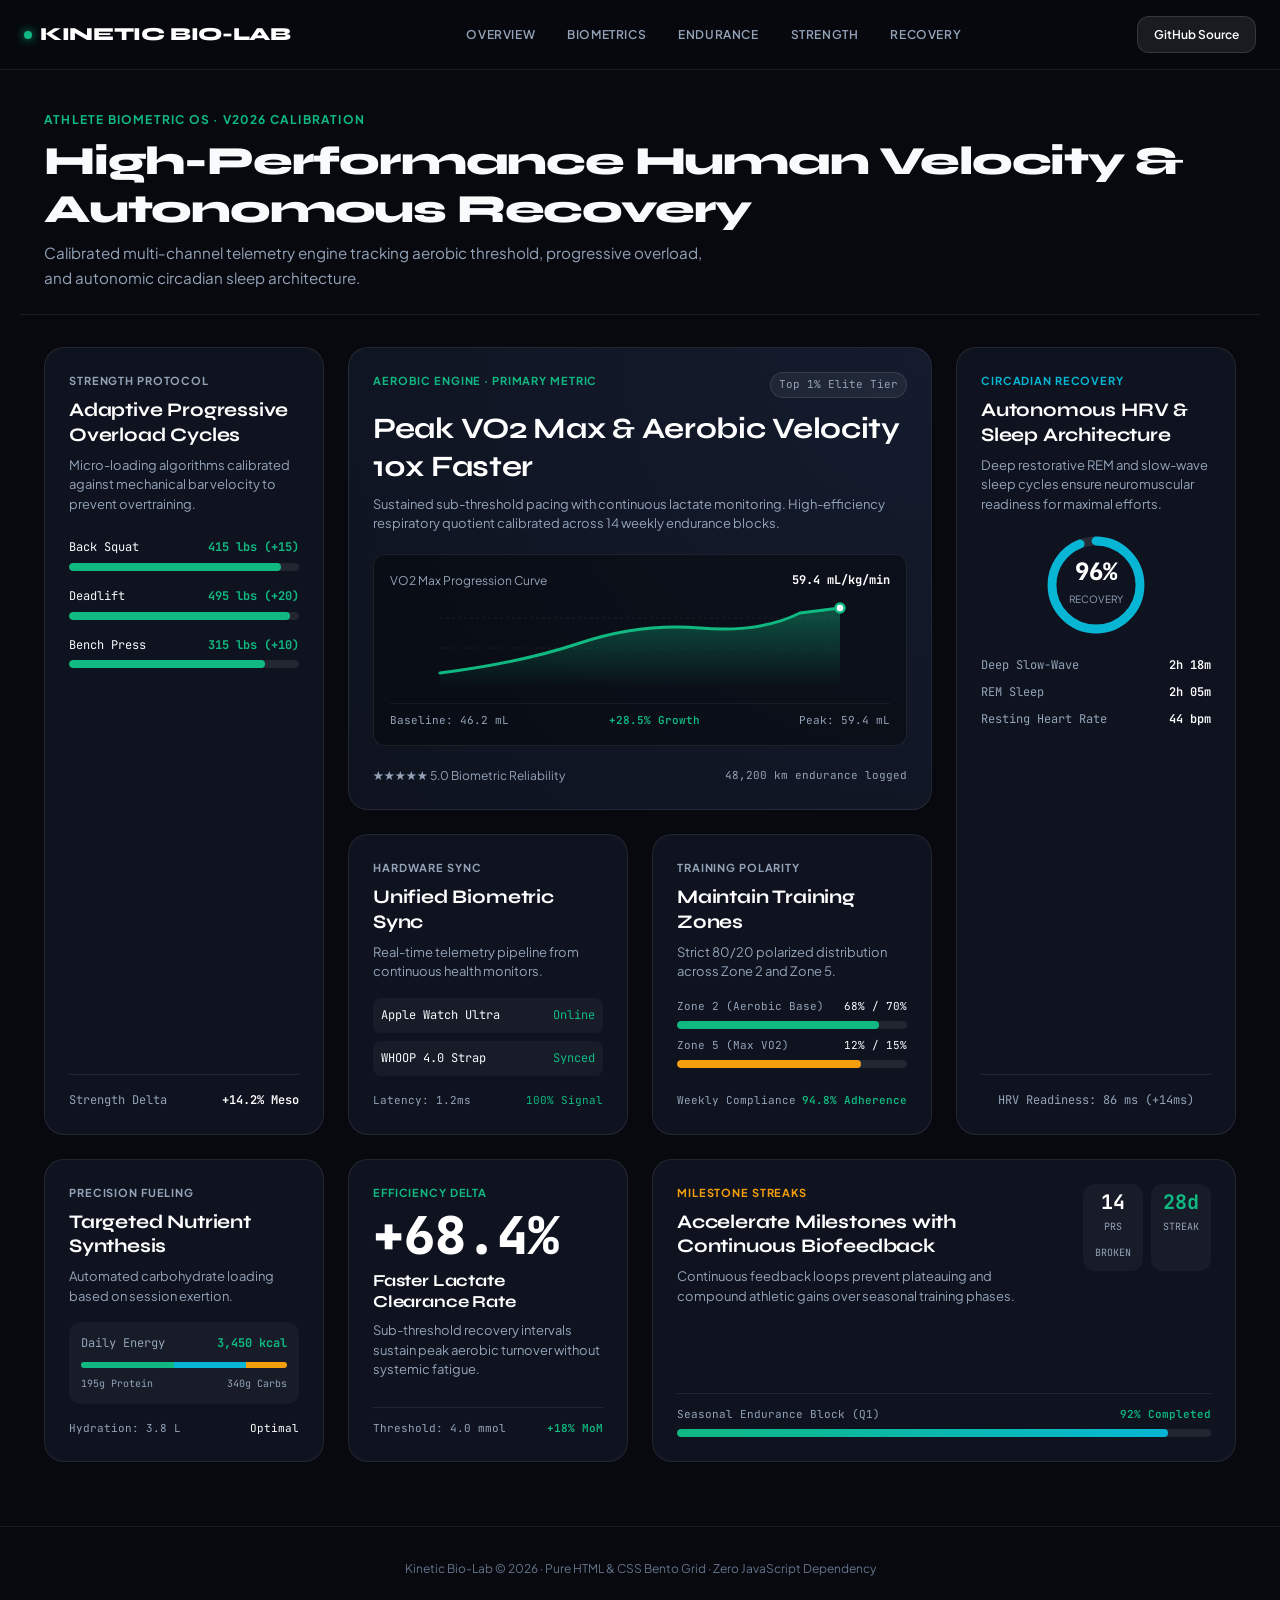
<file: standalone.html>
<!DOCTYPE html>
<html lang="en">
<head>
  <meta charset="UTF-8">
  <meta name="viewport" content="width=device-width, initial-scale=1.0">
  <title>Kinetic Bio-Lab — Responsive Bento Grid (HTML & CSS)</title>
  <meta name="description" content="A responsive Bento Grid dashboard built strictly with semantic HTML5 and modern CSS Grid & Flexbox (no JavaScript).">
  
  <!-- Google Fonts -->
  <link rel="preconnect" href="https://fonts.googleapis.com">
  <link rel="preconnect" href="https://fonts.gstatic.com" crossorigin>
  <link href="https://fonts.googleapis.com/css2?family=JetBrains+Mono:wght@400;500;600;700&family=Plus+Jakarta+Sans:wght@400;500;600;700&family=Syne:wght@600;700;800&display=swap" rel="stylesheet">

  <style>
    /* =========================================================================
       RESET & ROOT VARIABLES
       ========================================================================= */
    *, *::before, *::after {
      box-sizing: border-box;
      margin: 0;
      padding: 0;
    }

    :root {
      --font-display: 'Syne', -apple-system, BlinkMacSystemFont, sans-serif;
      --font-body: 'Plus Jakarta Sans', -apple-system, BlinkMacSystemFont, sans-serif;
      --font-mono: 'JetBrains Mono', monospace;

      --bg-canvas: #07090e;
      --bg-card: #0e131f;
      --bg-card-subtle: #141b2d;
      --border-card: rgba(255, 255, 255, 0.08);
      --border-card-hover: rgba(16, 185, 129, 0.35);
      --accent-primary: #10b981;
      --accent-glow: rgba(16, 185, 129, 0.15);
      --accent-secondary: #06b6d4;
      --accent-warm: #f59e0b;
      --text-main: #f8fafc;
      --text-muted: #94a3b8;
      --text-dim: #64748b;
      --radius-card: 20px;
    }

    body {
      background-color: var(--bg-canvas);
      color: var(--text-main);
      font-family: var(--font-body);
      line-height: 1.6;
      -webkit-font-smoothing: antialiased;
      padding-bottom: 4rem;
    }

    /* =========================================================================
       HEADER CONTRACT (3 Zones: Brand, Nav, Action)
       ========================================================================= */
    header {
      position: sticky;
      top: 0;
      z-index: 50;
      backdrop-filter: blur(12px);
      background-color: rgba(7, 9, 14, 0.85);
      border-bottom: 1px solid rgba(255, 255, 255, 0.08);
      padding: 1rem 1.5rem;
    }

    .header-inner {
      max-width: 1240px;
      margin: 0 auto;
      display: flex;
      align-items: center;
      justify-content: space-between;
    }

    .brand-mark {
      display: flex;
      align-items: center;
      gap: 0.5rem;
      font-family: var(--font-display);
      font-weight: 800;
      font-size: 1.15rem;
      color: #fff;
      text-decoration: none;
      letter-spacing: -0.02em;
    }

    .brand-dot {
      width: 8px;
      height: 8px;
      border-radius: 50%;
      background-color: var(--accent-primary);
      box-shadow: 0 0 10px var(--accent-primary);
    }

    nav {
      display: none;
      gap: 2rem;
    }

    @media (min-width: 768px) {
      nav {
        display: flex;
        align-items: center;
      }
    }

    nav a {
      color: var(--text-muted);
      text-decoration: none;
      font-size: 0.75rem;
      font-weight: 600;
      text-transform: uppercase;
      letter-spacing: 0.05em;
      transition: color 0.2s ease;
    }

    nav a:hover {
      color: var(--accent-primary);
    }

    .header-cta {
      display: inline-flex;
      align-items: center;
      padding: 0.5rem 1rem;
      background: rgba(255, 255, 255, 0.08);
      border: 1px solid rgba(255, 255, 255, 0.12);
      border-radius: 12px;
      font-size: 0.75rem;
      font-weight: 600;
      color: #fff;
      text-decoration: none;
      transition: background 0.2s ease;
    }

    .header-cta:hover {
      background: rgba(255, 255, 255, 0.15);
    }

    /* =========================================================================
       HERO INTRO SECTION
       ========================================================================= */
    .hero-intro {
      max-width: 1240px;
      margin: 0 auto;
      padding: 2.5rem 1.5rem 1.5rem;
      border-bottom: 1px solid rgba(255, 255, 255, 0.08);
      margin-bottom: 2rem;
    }

    .kicker {
      font-size: 0.75rem;
      font-weight: 700;
      text-transform: uppercase;
      letter-spacing: 0.1em;
      color: var(--accent-primary);
      margin-bottom: 0.5rem;
    }

    .hero-intro h1 {
      font-family: var(--font-display);
      font-size: clamp(1.75rem, 4vw, 2.5rem);
      font-weight: 800;
      letter-spacing: -0.03em;
      line-height: 1.2;
      margin-bottom: 0.5rem;
    }

    .hero-intro p {
      color: var(--text-muted);
      font-size: 0.95rem;
      max-width: 680px;
    }

    /* =========================================================================
       BENTO GRID CONTAINER & TILES
       ========================================================================= */
    .bento-container {
      max-width: 1240px;
      margin: 0 auto;
      padding: 0 1.5rem;
    }

    .bento-grid {
      display: grid;
      grid-template-columns: 1fr;
      gap: 1.25rem;
      width: 100%;
    }

    .bento-card {
      background-color: var(--bg-card);
      border: 1px solid var(--border-card);
      border-radius: var(--radius-card);
      padding: 1.5rem;
      display: flex;
      flex-direction: column;
      justify-content: space-between;
      position: relative;
      overflow: hidden;
      transition: transform 0.2s cubic-bezier(0.16, 1, 0.3, 1),
                  border-color 0.2s ease,
                  box-shadow 0.2s ease;
    }

    .bento-card:hover {
      transform: translateY(-2px);
      border-color: var(--border-card-hover);
      box-shadow: 0 12px 30px -10px var(--accent-glow);
    }

    .card-kicker {
      font-size: 0.6875rem;
      font-weight: 700;
      text-transform: uppercase;
      letter-spacing: 0.08em;
      color: var(--text-muted);
      margin-bottom: 0.5rem;
      display: block;
    }

    .card-title {
      font-family: var(--font-display);
      font-weight: 700;
      font-size: 1.2rem;
      line-height: 1.3;
      letter-spacing: -0.01em;
      color: #fff;
      margin-bottom: 0.5rem;
    }

    .card-desc {
      font-size: 0.8125rem;
      color: var(--text-muted);
      line-height: 1.5;
    }

    .num-tabular {
      font-family: var(--font-mono);
      font-variant-numeric: tabular-nums;
    }

    /* =========================================================================
       DESKTOP BENTO GRID LAYOUT (min-width: 1024px)
       4 Columns x 3 Rows (Matches Desktop Reference)
       ========================================================================= */
    @media (min-width: 1024px) {
      .bento-grid {
        grid-template-columns: repeat(4, 1fr);
        grid-template-rows: auto auto auto;
        gap: 1.5rem;
      }

      /* Card 1: Left Tall (Column 1, Rows 1-2) */
      .card-1 {
        grid-column: 1 / 2;
        grid-row: 1 / 3;
      }

      /* Card 2: Center Hero (Columns 2-3, Row 1) */
      .card-2 {
        grid-column: 2 / 4;
        grid-row: 1 / 2;
        background: radial-gradient(circle at top right, var(--bg-card-subtle) 0%, var(--bg-card) 100%);
      }

      /* Card 3: Right Tall (Column 4, Rows 1-2) */
      .card-3 {
        grid-column: 4 / 5;
        grid-row: 1 / 3;
      }

      /* Card 5: Middle Left (Column 2, Row 2) */
      .card-5 {
        grid-column: 2 / 3;
        grid-row: 2 / 3;
      }

      /* Card 6: Middle Right (Column 3, Row 2) */
      .card-6 {
        grid-column: 3 / 4;
        grid-row: 2 / 3;
      }

      /* Card 4: Left Bottom (Column 1, Row 3) */
      .card-4 {
        grid-column: 1 / 2;
        grid-row: 3 / 4;
      }

      /* Card 7: Bottom Middle 1 (Column 2, Row 3) */
      .card-7 {
        grid-column: 2 / 3;
        grid-row: 3 / 4;
      }

      /* Card 8: Bottom Wide (Columns 3-4, Row 3) */
      .card-8 {
        grid-column: 3 / 5;
        grid-row: 3 / 4;
      }
    }

    /* =========================================================================
       TABLET BENTO GRID LAYOUT (640px to 1023px)
       2 Columns
       ========================================================================= */
    @media (min-width: 640px) and (max-width: 1023px) {
      .bento-grid {
        grid-template-columns: repeat(2, 1fr);
      }
      .card-2 { grid-column: 1 / 3; }
      .card-1 { grid-column: 1 / 2; }
      .card-3 { grid-column: 2 / 3; }
      .card-5 { grid-column: 1 / 2; }
      .card-6 { grid-column: 2 / 3; }
      .card-7 { grid-column: 1 / 2; }
      .card-4 { grid-column: 2 / 3; }
      .card-8 { grid-column: 1 / 3; }
    }

    /* =========================================================================
       MOBILE BENTO GRID ORDER (< 640px)
       Matches Mobile Layout Reference
       ========================================================================= */
    @media (max-width: 639px) {
      .card-2 { order: 1; } /* Hero showcase */
      .card-5 { order: 2; } /* Multi-device sync */
      .card-6 { order: 3; } /* Zone consistency */
      .card-3 { order: 4; } /* Circadian sleep timeline */
      .card-8 { order: 5; } /* Milestone PR streaks */
      .card-7 { order: 6; } /* +68.4% metric */
      .card-1 { order: 7; } /* Adaptive overload */
      .card-4 { order: 8; } /* Macro fueling */
    }

    /* Visual Components & Micro-Charts */
    .progress-bar-bg {
      width: 100%;
      height: 8px;
      background: rgba(255, 255, 255, 0.08);
      border-radius: 999px;
      overflow: hidden;
      margin-top: 0.35rem;
    }
    .progress-bar-fill {
      height: 100%;
      border-radius: 999px;
      background: var(--accent-primary);
    }

    .badge {
      display: inline-block;
      padding: 0.2rem 0.5rem;
      border-radius: 999px;
      font-size: 0.6875rem;
      font-family: var(--font-mono);
      background: rgba(255, 255, 255, 0.06);
      border: 1px solid rgba(255, 255, 255, 0.1);
      color: var(--text-muted);
    }
  </style>
</head>
<body>

  <!-- Top Bar Contract -->
  <header>
    <div class="header-inner">
      <a href="#" class="brand-mark">
        <span class="brand-dot"></span>
        <span>KINETIC BIO-LAB</span>
      </a>

      <nav>
        <a href="#overview">Overview</a>
        <a href="#biometrics">Biometrics</a>
        <a href="#endurance">Endurance</a>
        <a href="#strength">Strength</a>
        <a href="#recovery">Recovery</a>
      </nav>

      <a href="https://github.com" target="_blank" class="header-cta">
        GitHub Source
      </a>
    </div>
  </header>

  <!-- Hero Intro -->
  <section class="hero-intro">
    <div class="kicker">ATHLETE BIOMETRIC OS · v2026 CALIBRATION</div>
    <h1>High-Performance Human Velocity &amp; Autonomous Recovery</h1>
    <p>Calibrated multi-channel telemetry engine tracking aerobic threshold, progressive overload, and autonomic circadian sleep architecture.</p>
  </section>

  <!-- Bento Grid -->
  <main class="bento-container">
    <div class="bento-grid">

      <!-- CARD 2: CENTER HERO (Col 2-3, Row 1 on Desktop) -->
      <article class="bento-card card-2">
        <div>
          <div style="display: flex; justify-content: space-between; align-items: center; margin-bottom: 0.75rem;">
            <span class="card-kicker" style="color: var(--accent-primary);">AEROBIC ENGINE · PRIMARY METRIC</span>
            <span class="badge">Top 1% Elite Tier</span>
          </div>

          <h2 class="card-title" style="font-size: clamp(1.4rem, 2.5vw, 1.85rem);">
            Peak VO2 Max &amp; Aerobic Velocity 10x Faster
          </h2>

          <p class="card-desc" style="max-width: 520px; margin-bottom: 1.25rem;">
            Sustained sub-threshold pacing with continuous lactate monitoring. High-efficiency respiratory quotient calibrated across 14 weekly endurance blocks.
          </p>

          <!-- SVG Chart -->
          <div style="background: rgba(0, 0, 0, 0.35); border: 1px solid rgba(255, 255, 255, 0.08); border-radius: 12px; padding: 1rem;">
            <div style="display: flex; justify-content: space-between; font-size: 0.75rem; margin-bottom: 0.5rem;">
              <span style="color: var(--text-muted);">VO2 Max Progression Curve</span>
              <span class="num-tabular" style="font-weight: 700; color: #fff;">59.4 mL/kg/min</span>
            </div>

            <svg viewBox="0 0 400 90" style="width: 100%; height: 90px; overflow: visible;">
              <defs>
                <linearGradient id="grad2" x1="0" y1="0" x2="0" y2="1">
                  <stop offset="0%" stop-color="#10b981" stop-opacity="0.4" />
                  <stop offset="100%" stop-color="#10b981" stop-opacity="0.0" />
                </linearGradient>
              </defs>
              <line x1="0" y1="20" x2="400" y2="20" stroke="rgba(255,255,255,0.06)" stroke-dasharray="3 3"/>
              <line x1="0" y1="50" x2="400" y2="50" stroke="rgba(255,255,255,0.06)" stroke-dasharray="3 3"/>
              <path d="M 0 75 Q 80 65 140 45 T 260 30 T 360 15 L 400 10 L 400 90 L 0 90 Z" fill="url(#grad2)"/>
              <path d="M 0 75 Q 80 65 140 45 T 260 30 T 360 15 L 400 10" fill="none" stroke="#10b981" stroke-width="3" stroke-linecap="round"/>
              <circle cx="400" cy="10" r="4.5" fill="#fff" stroke="#10b981" stroke-width="2.5"/>
            </svg>

            <div style="display: flex; justify-content: space-between; font-size: 0.6875rem; color: var(--text-muted); font-family: var(--font-mono); margin-top: 0.5rem; padding-top: 0.5rem; border-top: 1px solid rgba(255,255,255,0.05);">
              <span>Baseline: 46.2 mL</span>
              <span style="color: var(--accent-primary); font-weight: 600;">+28.5% Growth</span>
              <span>Peak: 59.4 mL</span>
            </div>
          </div>
        </div>

        <div style="display: flex; justify-content: space-between; align-items: center; margin-top: 1.25rem; font-size: 0.75rem; color: var(--text-muted);">
          <span>★★★★★ 5.0 Biometric Reliability</span>
          <span class="num-tabular" style="font-size: 0.6875rem;">48,200 km endurance logged</span>
        </div>
      </article>

      <!-- CARD 1: LEFT TALL (Col 1, Rows 1-2 on Desktop) -->
      <article class="bento-card card-1">
        <div>
          <span class="card-kicker">STRENGTH PROTOCOL</span>
          <h3 class="card-title">Adaptive Progressive Overload Cycles</h3>
          <p class="card-desc" style="margin-bottom: 1.5rem;">
            Micro-loading algorithms calibrated against mechanical bar velocity to prevent overtraining.
          </p>

          <div style="display: flex; flex-direction: column; gap: 1rem;">
            <div>
              <div style="display: flex; justify-content: space-between; font-size: 0.75rem; font-family: var(--font-mono);">
                <span>Back Squat</span>
                <span style="color: var(--accent-primary); font-weight: 700;">415 lbs (+15)</span>
              </div>
              <div class="progress-bar-bg">
                <div class="progress-bar-fill" style="width: 92%;"></div>
              </div>
            </div>

            <div>
              <div style="display: flex; justify-content: space-between; font-size: 0.75rem; font-family: var(--font-mono);">
                <span>Deadlift</span>
                <span style="color: var(--accent-primary); font-weight: 700;">495 lbs (+20)</span>
              </div>
              <div class="progress-bar-bg">
                <div class="progress-bar-fill" style="width: 96%;"></div>
              </div>
            </div>

            <div>
              <div style="display: flex; justify-content: space-between; font-size: 0.75rem; font-family: var(--font-mono);">
                <span>Bench Press</span>
                <span style="color: var(--accent-primary); font-weight: 700;">315 lbs (+10)</span>
              </div>
              <div class="progress-bar-bg">
                <div class="progress-bar-fill" style="width: 85%;"></div>
              </div>
            </div>
          </div>
        </div>

        <div style="margin-top: 1.5rem; padding-top: 1rem; border-top: 1px solid rgba(255,255,255,0.08); display: flex; justify-content: space-between; font-size: 0.75rem; font-family: var(--font-mono); color: var(--text-muted);">
          <span>Strength Delta</span>
          <span style="color: #fff; font-weight: 600;">+14.2% Meso</span>
        </div>
      </article>

      <!-- CARD 3: RIGHT TALL (Col 4, Rows 1-2 on Desktop) -->
      <article class="bento-card card-3">
        <div>
          <span class="card-kicker" style="color: var(--accent-secondary);">CIRCADIAN RECOVERY</span>
          <h3 class="card-title">Autonomous HRV &amp; Sleep Architecture</h3>
          <p class="card-desc" style="margin-bottom: 1rem;">
            Deep restorative REM and slow-wave sleep cycles ensure neuromuscular readiness for maximal efforts.
          </p>

          <!-- Circular Score Dial -->
          <div style="display: flex; justify-content: center; margin: 1rem 0;">
            <div style="position: relative; width: 110px; height: 110px; display: flex; align-items: center; justify-content: center;">
              <svg viewBox="0 0 100 100" style="width: 100%; height: 100%; transform: rotate(-90deg);">
                <circle cx="50" cy="50" r="40" stroke="rgba(255,255,255,0.1)" stroke-width="8" fill="none"/>
                <circle cx="50" cy="50" r="40" stroke="#06b6d4" stroke-width="8" stroke-dasharray="251.2" stroke-dashoffset="15" stroke-linecap="round" fill="none"/>
              </svg>
              <div style="position: absolute; text-align: center;">
                <span class="num-tabular" style="font-size: 1.5rem; font-weight: 800; color: #fff; display: block; line-height: 1;">96%</span>
                <span style="font-size: 0.625rem; text-transform: uppercase; color: var(--text-muted);">Recovery</span>
              </div>
            </div>
          </div>

          <div style="display: flex; flex-direction: column; gap: 0.5rem; font-size: 0.75rem; font-family: var(--font-mono);">
            <div style="display: flex; justify-content: space-between;">
              <span style="color: var(--text-muted);">Deep Slow-Wave</span>
              <span style="color: #fff; font-weight: 600;">2h 18m</span>
            </div>
            <div style="display: flex; justify-content: space-between;">
              <span style="color: var(--text-muted);">REM Sleep</span>
              <span style="color: #fff; font-weight: 600;">2h 05m</span>
            </div>
            <div style="display: flex; justify-content: space-between;">
              <span style="color: var(--text-muted);">Resting Heart Rate</span>
              <span style="color: #fff; font-weight: 600;">44 bpm</span>
            </div>
          </div>
        </div>

        <div style="margin-top: 1.5rem; padding-top: 1rem; border-top: 1px solid rgba(255,255,255,0.08); text-align: center; font-size: 0.75rem; font-family: var(--font-mono); color: var(--text-muted);">
          HRV Readiness: 86 ms (+14ms)
        </div>
      </article>

      <!-- CARD 5: MIDDLE LEFT (Col 2, Row 2 on Desktop) -->
      <article class="bento-card card-5">
        <div>
          <span class="card-kicker">HARDWARE SYNC</span>
          <h3 class="card-title">Unified Biometric Sync</h3>
          <p class="card-desc">
            Real-time telemetry pipeline from continuous health monitors.
          </p>

          <div style="margin: 1rem 0; display: flex; flex-direction: column; gap: 0.5rem; font-family: var(--font-mono); font-size: 0.75rem;">
            <div style="display: flex; justify-content: space-between; padding: 0.5rem; background: rgba(255,255,255,0.04); border-radius: 8px;">
              <span>Apple Watch Ultra</span>
              <span style="color: var(--accent-primary);">Online</span>
            </div>
            <div style="display: flex; justify-content: space-between; padding: 0.5rem; background: rgba(255,255,255,0.04); border-radius: 8px;">
              <span>WHOOP 4.0 Strap</span>
              <span style="color: var(--accent-primary);">Synced</span>
            </div>
          </div>
        </div>

        <div style="display: flex; justify-content: space-between; font-size: 0.6875rem; color: var(--text-muted); font-family: var(--font-mono);">
          <span>Latency: 1.2ms</span>
          <span style="color: var(--accent-primary);">100% Signal</span>
        </div>
      </article>

      <!-- CARD 6: MIDDLE RIGHT (Col 3, Row 2 on Desktop) -->
      <article class="bento-card card-6">
        <div>
          <span class="card-kicker">TRAINING POLARITY</span>
          <h3 class="card-title">Maintain Training Zones</h3>
          <p class="card-desc">
            Strict 80/20 polarized distribution across Zone 2 and Zone 5.
          </p>

          <div style="margin: 1rem 0; display: flex; flex-direction: column; gap: 0.5rem; font-family: var(--font-mono); font-size: 0.75rem;">
            <div>
              <div style="display: flex; justify-content: space-between; font-size: 0.6875rem; margin-bottom: 0.25rem;">
                <span style="color: var(--text-muted);">Zone 2 (Aerobic Base)</span>
                <span>68% / 70%</span>
              </div>
              <div class="progress-bar-bg">
                <div class="progress-bar-fill" style="width: 88%;"></div>
              </div>
            </div>

            <div>
              <div style="display: flex; justify-content: space-between; font-size: 0.6875rem; margin-bottom: 0.25rem;">
                <span style="color: var(--text-muted);">Zone 5 (Max VO2)</span>
                <span>12% / 15%</span>
              </div>
              <div class="progress-bar-bg">
                <div class="progress-bar-fill" style="width: 80%; background: var(--accent-warm);"></div>
              </div>
            </div>
          </div>
        </div>

        <div style="display: flex; justify-content: space-between; font-size: 0.6875rem; color: var(--text-muted); font-family: var(--font-mono);">
          <span>Weekly Compliance</span>
          <span style="color: var(--accent-primary); font-weight: 600;">94.8% Adherence</span>
        </div>
      </article>

      <!-- CARD 4: LEFT BOTTOM (Col 1, Row 3 on Desktop) -->
      <article class="bento-card card-4">
        <div>
          <span class="card-kicker">PRECISION FUELING</span>
          <h3 class="card-title">Targeted Nutrient Synthesis</h3>
          <p class="card-desc">
            Automated carbohydrate loading based on session exertion.
          </p>

          <div style="margin: 1rem 0; padding: 0.75rem; background: rgba(255,255,255,0.04); border-radius: 12px; font-family: var(--font-mono); font-size: 0.75rem;">
            <div style="display: flex; justify-content: space-between; margin-bottom: 0.5rem;">
              <span style="color: var(--text-muted);">Daily Energy</span>
              <span style="color: var(--accent-primary); font-weight: 700;">3,450 kcal</span>
            </div>
            <div style="display: flex; height: 6px; border-radius: 999px; overflow: hidden; background: rgba(255,255,255,0.1);">
              <div style="width: 45%; background: var(--accent-primary);"></div>
              <div style="width: 35%; background: var(--accent-secondary);"></div>
              <div style="width: 20%; background: var(--accent-warm);"></div>
            </div>
            <div style="display: flex; justify-content: space-between; font-size: 0.625rem; color: var(--text-muted); margin-top: 0.5rem;">
              <span>195g Protein</span>
              <span>340g Carbs</span>
            </div>
          </div>
        </div>

        <div style="display: flex; justify-content: space-between; font-size: 0.6875rem; color: var(--text-muted); font-family: var(--font-mono);">
          <span>Hydration: 3.8 L</span>
          <span style="color: #fff;">Optimal</span>
        </div>
      </article>

      <!-- CARD 7: BOTTOM MIDDLE 1 (Col 2, Row 3 on Desktop) -->
      <article class="bento-card card-7">
        <div>
          <span class="card-kicker" style="color: var(--accent-primary);">EFFICIENCY DELTA</span>
          
          <div class="num-tabular" style="font-size: clamp(2.5rem, 5vw, 3.25rem); font-weight: 800; color: #fff; line-height: 1; margin: 0.5rem 0;">
            +68.4%
          </div>

          <h3 class="card-title" style="font-size: 1.05rem;">Faster Lactate Clearance Rate</h3>
          <p class="card-desc">
            Sub-threshold recovery intervals sustain peak aerobic turnover without systemic fatigue.
          </p>
        </div>

        <div style="margin-top: 1.25rem; padding-top: 0.75rem; border-top: 1px solid rgba(255,255,255,0.08); display: flex; justify-content: space-between; font-size: 0.6875rem; font-family: var(--font-mono); color: var(--text-muted);">
          <span>Threshold: 4.0 mmol</span>
          <span style="color: var(--accent-primary); font-weight: 600;">+18% MoM</span>
        </div>
      </article>

      <!-- CARD 8: BOTTOM WIDE (Col 3-4, Row 3 on Desktop) -->
      <article class="bento-card card-8">
        <div>
          <div style="display: flex; justify-content: space-between; align-items: flex-start; gap: 1rem;">
            <div>
              <span class="card-kicker" style="color: var(--accent-warm);">MILESTONE STREAKS</span>
              <h3 class="card-title">Accelerate Milestones with Continuous Biofeedback</h3>
              <p class="card-desc" style="max-width: 360px;">
                Continuous feedback loops prevent plateauing and compound athletic gains over seasonal training phases.
              </p>
            </div>

            <div style="display: flex; gap: 0.5rem;">
              <div style="padding: 0.5rem 0.75rem; background: rgba(255,255,255,0.04); border-radius: 12px; text-align: center; font-family: var(--font-mono);">
                <span class="num-tabular" style="font-size: 1.25rem; font-weight: 700; color: #fff; display: block; line-height: 1;">14</span>
                <span style="font-size: 0.625rem; color: var(--text-muted); text-transform: uppercase;">PRs Broken</span>
              </div>
              <div style="padding: 0.5rem 0.75rem; background: rgba(255,255,255,0.04); border-radius: 12px; text-align: center; font-family: var(--font-mono);">
                <span class="num-tabular" style="font-size: 1.25rem; font-weight: 700; color: var(--accent-primary); display: block; line-height: 1;">28d</span>
                <span style="font-size: 0.625rem; color: var(--text-muted); text-transform: uppercase;">Streak</span>
              </div>
            </div>
          </div>
        </div>

        <div style="margin-top: 1.25rem; padding-top: 0.75rem; border-top: 1px solid rgba(255,255,255,0.08);">
          <div style="display: flex; justify-content: space-between; font-size: 0.6875rem; font-family: var(--font-mono); color: var(--text-muted); margin-bottom: 0.35rem;">
            <span>Seasonal Endurance Block (Q1)</span>
            <span style="color: var(--accent-primary); font-weight: 600;">92% Completed</span>
          </div>
          <div class="progress-bar-bg">
            <div class="progress-bar-fill" style="width: 92%; background: linear-gradient(90deg, #10b981, #06b6d4);"></div>
          </div>
        </div>
      </article>

    </div>
  </main>

  <footer style="margin-top: 4rem; text-align: center; font-size: 0.75rem; color: var(--text-dim); border-top: 1px solid rgba(255,255,255,0.08); padding-top: 2rem;">
    Kinetic Bio-Lab &copy; 2026 · Pure HTML &amp; CSS Bento Grid · Zero JavaScript Dependency
  </footer>

</body>
</html>
</file>
